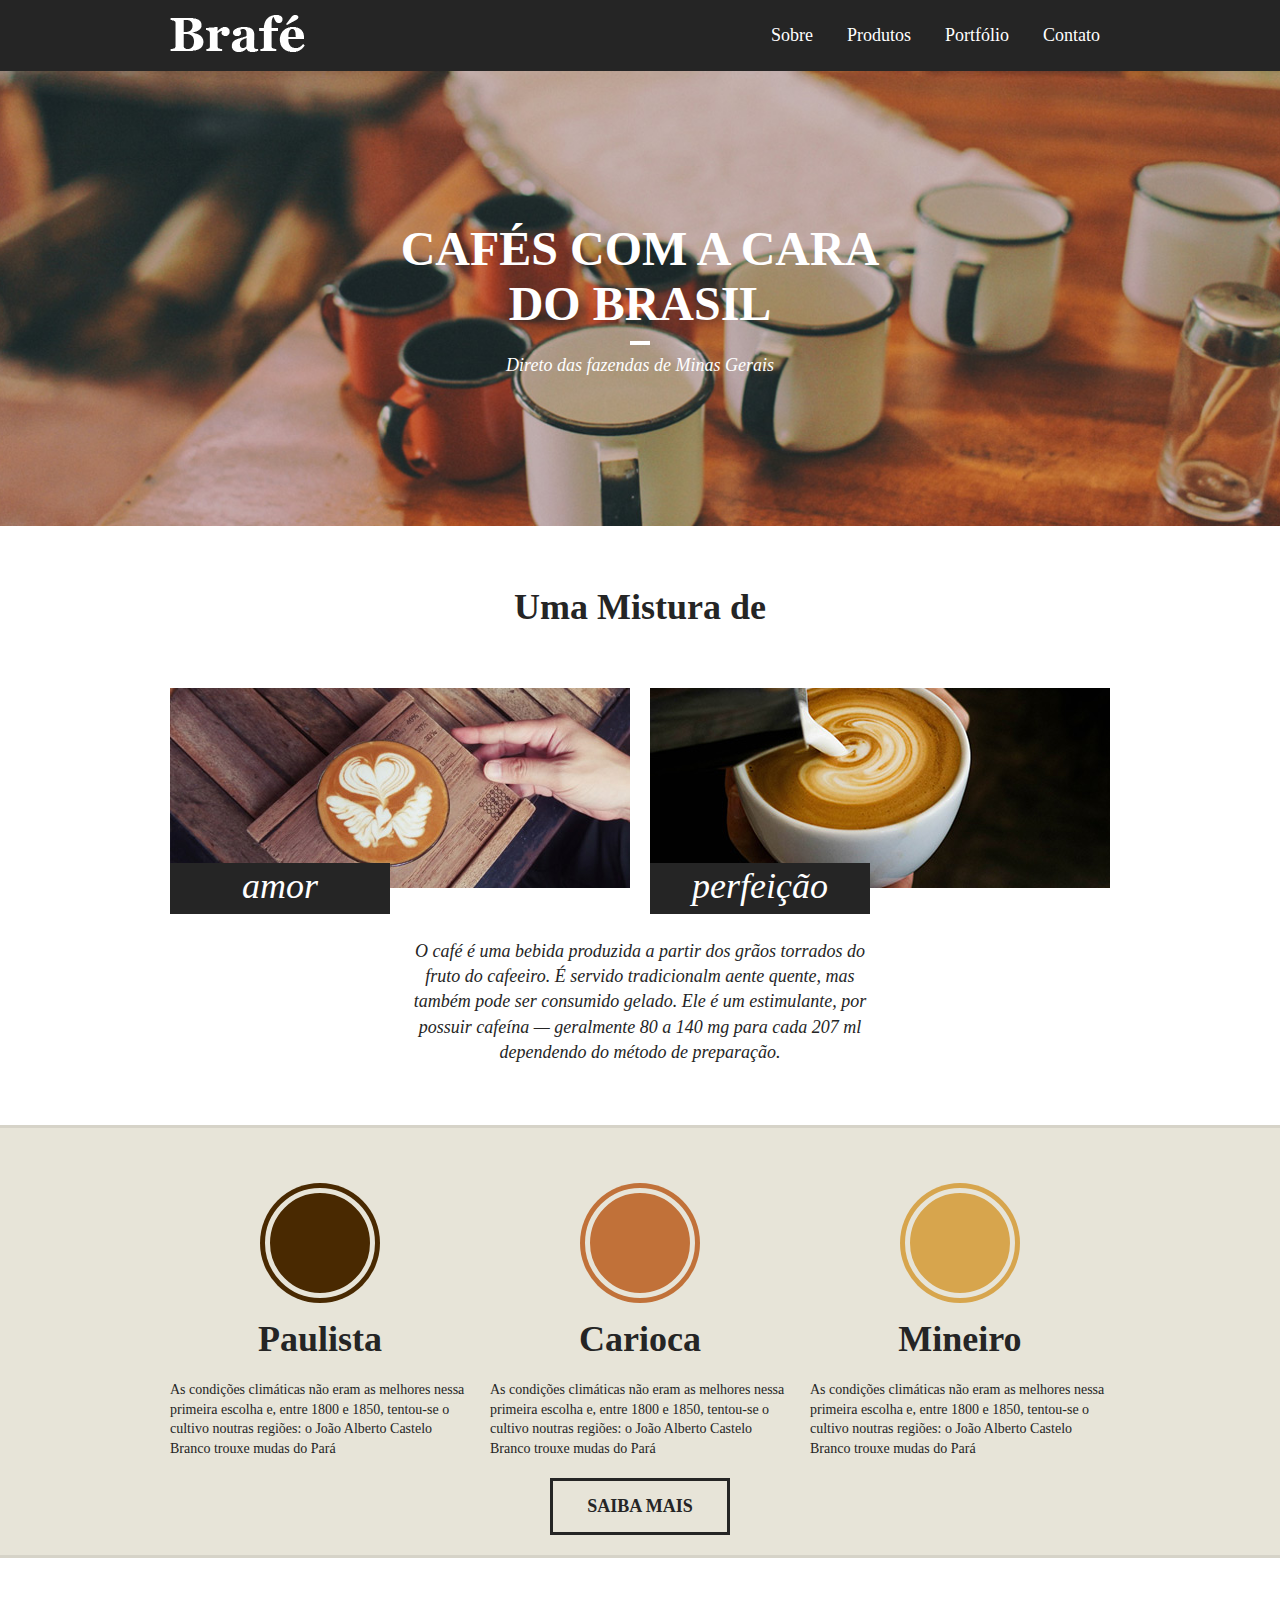
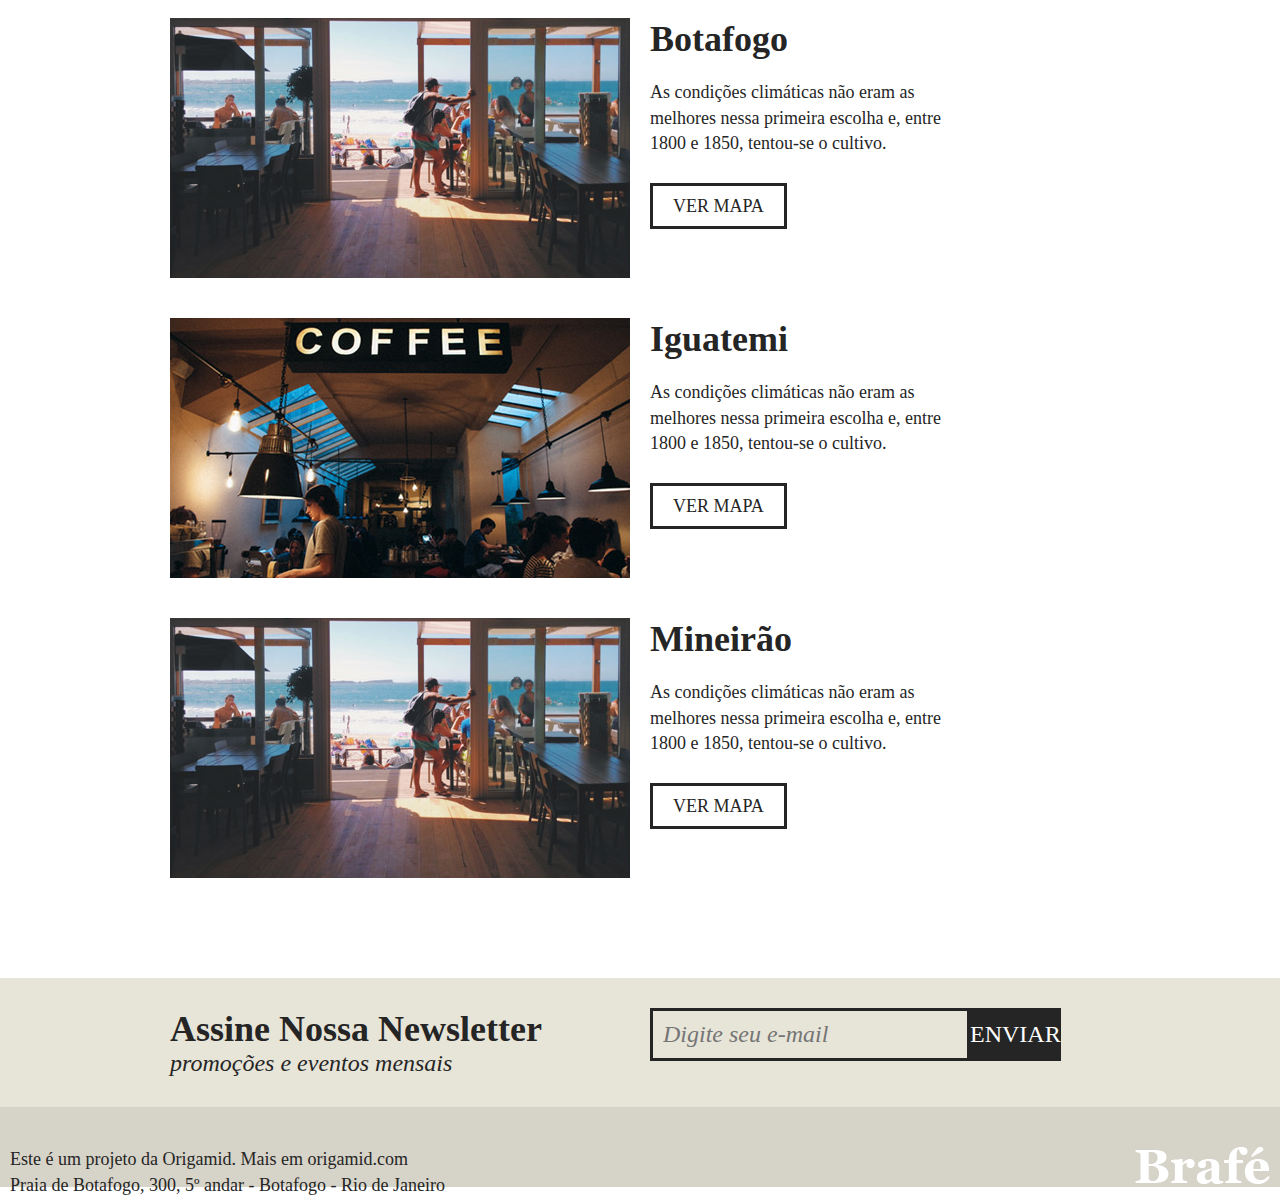
<file: brafe-1-estrutura/index.html>
<!DOCTYPE html>
<html>
<head>
	<title>Brafé 1</title>
	<meta charset="utf-8">
	<meta name="viewport" content="width=device-width, initial-scale=1, shrink-to-fit=no">
	<link rel="stylesheet" type="text/css" href="css/grid.css">
	<link rel="stylesheet" type="text/css" href="css/style.css">
</head>
<body>
	
	<header class="menu">
		<div class="container">
			<a class="menu-logo grid-4" href="#"><img src="img/brafe.png" alt="Brafé"></a>	
			<nav class="menu-nav grid-8">
				<ul>
					<li><a href="#">Sobre</a></li>
					<li><a href="#">Produtos</a></li>
					<li><a href="#">Portfólio</a></li>
					<li><a href="#">Contato</a></li>
				</ul>
			</nav>
		</div>
	</header>
	
	<main class="intro">
		<h1>Cafés com a cara<br>do Brasil</h1>
		<p>Direto das fazendas de Minas Gerais</p>
	</main>
	
	<section class="sobre container">
		<h2>Uma Mistura de</h2>
		<div class="container">
			<div class="sobre-item grid-6">
				<img src="img/cafe-1.jpg">
				<h3>amor</h3>
			</div>
			<div class="sobre-item grid-6">
				<img src="img/cafe-2.jpg">
				<h3>perfeição</h3>
			</div>
		</div>
		<p>O café é uma bebida produzida a partir dos grãos torrados do fruto do cafeeiro. É servido tradicionalm
aente quente, mas também pode ser consumido gelado. Ele é um estimulante, por possuir cafeína — geralmente 80 a 140 mg para cada 207 ml dependendo do método de preparação.</p>
	</section>
	
	<section class="produtos">
		<div class="container">
			<div class="produtos-item grid-4">
				<h2 class="produtos-paulista">Paulista</h2>
				<p>As condições climáticas não eram as melhores nessa primeira escolha e, entre 1800 e 1850, tentou-se o cultivo noutras regiões: o João Alberto Castelo Branco trouxe mudas do Pará</p>
			</div>
			<div class="produtos-item grid-4">
				<h2 class="produtos-carioca">Carioca</h2>
				<p>As condições climáticas não eram as melhores nessa primeira escolha e, entre 1800 e 1850, tentou-se o cultivo noutras regiões: o João Alberto Castelo Branco trouxe mudas do Pará</p>
			</div>
			<div class="produtos-item grid-4">
				<h2 class="produtos-mineiro">Mineiro</h2>
				<p>As condições climáticas não eram as melhores nessa primeira escolha e, entre 1800 e 1850, tentou-se o cultivo noutras regiões: o João Alberto Castelo Branco trouxe mudas do Pará</p>
			</div>
		</div>
		<a class="produtos-btn" href="#">Saiba Mais</a>
	</section>
	
	<section class="locais">
		<div class="locais-item container">
			<div class="grid-6">
				<img src="img/botafogo.jpg" alt="Brafé unidade Botafogo">
			</div>			
			<div class="grid-6">
				<h2>Botafogo</h2>
				<p>As condições climáticas não eram as melhores nessa primeira escolha e, entre 1800 e 1850, tentou-se o cultivo.</p>
				<a href="#">Ver Mapa</a>
			</div>
		</div>
		
		<div class="locais-item container">
			<div class="grid-6">
				<img src="img/iguatemi.jpg" alt="Brafé unidade Iguatemi">
			</div>
			<div class="grid-6">
				<h2>Iguatemi</h2>
				<p>As condições climáticas não eram as melhores nessa primeira escolha e, entre 1800 e 1850, tentou-se o cultivo.</p>
				<a href="#">Ver Mapa</a>
			</div>
		</div>
		
		<div class="locais-item container">
			<div class="grid-6">
				<img src="img/botafogo.jpg" alt="Brafé unidade Mineirão">
			</div>			
			<div class="grid-6">
				<h2>Mineirão</h2>
				<p>As condições climáticas não eram as melhores nessa primeira escolha e, entre 1800 e 1850, tentou-se o cultivo.</p>
				<a href="#">Ver Mapa</a>
			</div>
		</div>
	
	</section>
	
	<section class="assine">
		<div class="container">
			<div class="assine-info grid-6">
				<h2>Assine Nossa Newsletter</h2>
				<p>promoções e eventos mensais</p>
			</div>
			<form class="grid-6">
				<label>E-mail</label>
				<input type="text" placeholder="Digite seu e-mail">
				<button type="submit">Enviar</button>
			</form>
		</div>
	</section>
	
	<footer class="footer">
		<div class="">
			<p class="grid-8">Este é um projeto da Origamid. Mais em origamid.com<br>Praia de Botafogo, 300, 5º andar - Botafogo - Rio de Janeiro</p>
			<div class="grid-4">
				<img src="img/brafe.png" alt="Brafé">
			</div>			
		</div>
	</footer>
	
</body>
</html>
</file>
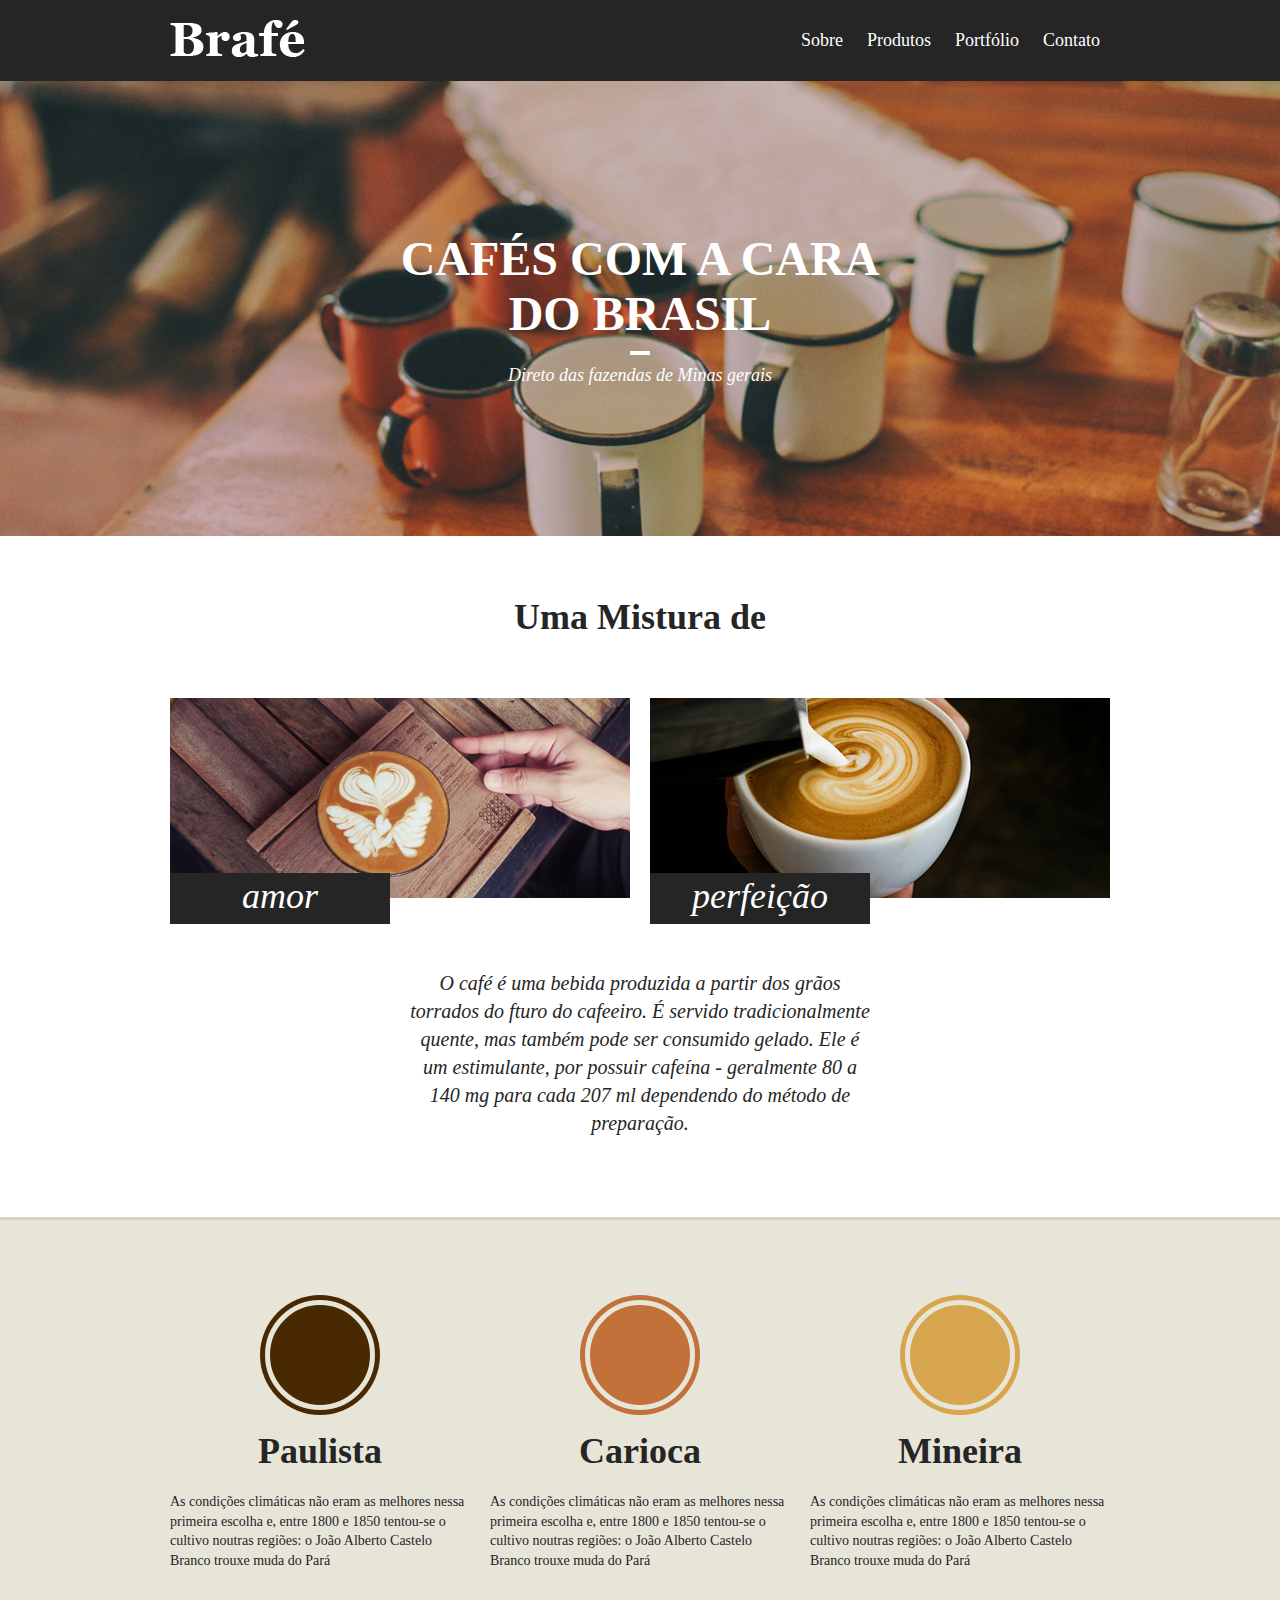
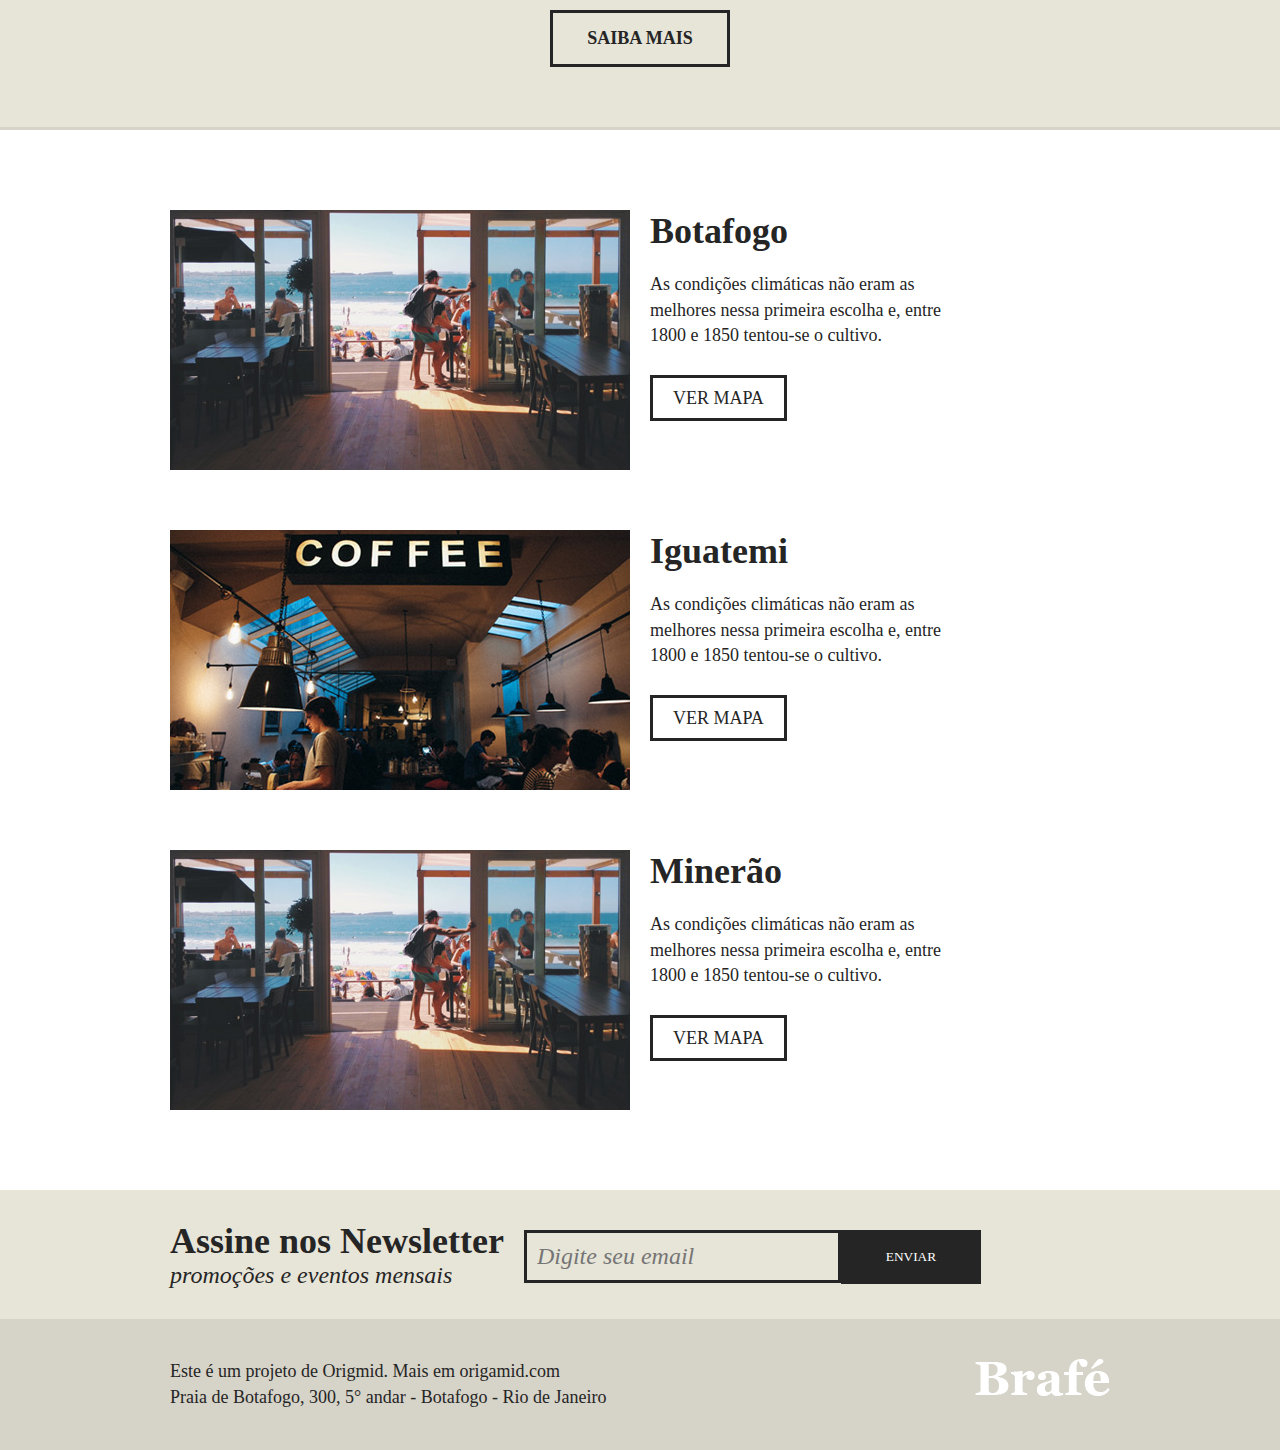
<file: brafe-1-puro/index.html>
<!DOCTYPE html>
<html>
    <head>
        <title>Brafé 1</title>
        <meta charset="utf-8">
        <meta name="viewport" content="with=device-witdth, initial-scale-1, shrink-tofit=no">
        <link rel="stylesheet" type="text/css" href="css/style.css">
    </head>
    <body>
        <header class="menu">
            <div class="menu-container">
                <a class="menu-logo" href=#""><img src="img/brafe.png" alt="Brafé"></a>            
                <nav class="menu-nav">
                    <ul>
                        <li><a href="#">Sobre</a></li>
                        <li><a href="#">Produtos</a></li>
                        <li><a href="#">Portfólio</a></li>
                        <li><a href="#">Contato</a></li>
                    </ul>
                </nav>
            </div>
        </header>
        <main class="intro">
            <h1>Cafés com a cara <br /> do Brasil</h1>
            <p>Direto das fazendas de Minas gerais</p>
        </main>
        <section class="sobre">   
            <h2>Uma Mistura de</h2>
            <div class="sobre-container">
                <div class="sobre-item">
                    <img src="img/cafe-1.jpg">
                    <h3>amor</h3>
                </div>
                <div class="sobre-item">
                    <img src="img/cafe-2.jpg">
                    <h3>perfeição</h3>
                </div>
            </div>
            <p>
                O café é uma bebida produzida a partir dos grãos torrados do fturo do cafeeiro.
                É servido tradicionalmente quente, mas também pode ser consumido gelado. Ele é
                um estimulante, por possuir cafeína - geralmente 80 a 140 mg para cada 207 ml
                dependendo do método de preparação.
            </p>
        </section>
        
        <section class="produtos">
            <div class="produtos-container">
                <div class="produtos-item">
                    <h2 class="produtos-paulista">Paulista</h2>
                    <p>As condições climáticas não eram as melhores nessa primeira escolha e, entre 1800 e 1850
                        tentou-se o cultivo noutras regiões: o João Alberto Castelo Branco trouxe muda do Pará
                    </p>
                </div>
                <div class="produtos-item">
                    <h2 class="produtos-carioca">Carioca</h2>
                    <p>As condições climáticas não eram as melhores nessa primeira escolha e, entre 1800 e 1850
                        tentou-se o cultivo noutras regiões: o João Alberto Castelo Branco trouxe muda do Pará
                    </p>
                </div>
                <div class="produtos-item">
                    <h2 class="produtos-mineira">Mineira</h2>
                    <p>As condições climáticas não eram as melhores nessa primeira escolha e, entre 1800 e 1850
                        tentou-se o cultivo noutras regiões: o João Alberto Castelo Branco trouxe muda do Pará
                    </p>
                </div>
            </div>
            <a class="produtos-btn" href="#">Saiba mais</a>
        </section>

        <section class="locais">
            <div class="locais-item">
                <img src="img/botafogo.jpg" alt="Brafé unidade Botafogo" >
                <div>
                    <h2>Botafogo</h2>
                    <p>As condições climáticas não eram as melhores nessa primeira escolha e, entre 1800 e 1850
                        tentou-se o cultivo.</p>
                    <a href="#">Ver mapa</a>
                </div>
            </div>
            <div class="locais-item">
                <img src="img/iguatemi.jpg" alt="Brafé unidade Botafogo" >
                <div>
                    <h2>Iguatemi</h2>
                    <p>As condições climáticas não eram as melhores nessa primeira escolha e, entre 1800 e 1850
                        tentou-se o cultivo.</p>
                    <a href="#">Ver mapa</a>
                </div>
            </div>
            <div class="locais-item">
                <img src="img/botafogo.jpg" alt="Brafé unidade Botafogo" >
                <div>
                    <h2>Minerão</h2>
                    <p>As condições climáticas não eram as melhores nessa primeira escolha e, entre 1800 e 1850
                        tentou-se o cultivo.</p>
                    <a href="#">Ver mapa</a>
                </div>
            </div>
        </section>
        <section class="assine">
            <div class="assine-container">
                <div class="assine-info">
                    <h2>Assine nos Newsletter</h2>
                    <p>promoções e eventos mensais</p>
                </div>
                <form action="">
                    <label>E-mail</label>
                    <input type="text" placeholder="Digite seu email">
                    <button type="submit">Enviar</button>
                </form>
            </div>
        </section>
        <footer class="footer">
            <div class="footer-container">
                <p>Este é um projeto de Origmid. Mais em origamid.com<br>
                   Praia de Botafogo, 300, 5° andar - Botafogo - Rio de Janeiro
                </p>
                <img src="img/brafe.png" alt="Bráfe">
            </div>
        </footer>
    </body>
</html>
</file>
<file: brafe-1-estrutura/css/grid.css>
.container {
    max-width: 960px;
    margin: 0 auto;
}

.container::after, .container::before {
    content: '';
    display: table;
    clear: both;
}

/**
** Difinição padrão dos grids
**/
.grid-1, .grid-2, .grid-3, .grid-4, .grid-5, .grid-6, .grid-7, .grid-8, .grid-9, .grid-10, .grid-11, .grid-12 {
    margin-left: 10px;
    margin-right: 10px;
    float: left;
    display: block;
    min-height: 1px;
}

.grid-1 {
    width: calc(8.333% - 20px);
}

.grid-2 {
    width: calc(16.666% - 20px);
}

.grid-3 {
    width: calc(25% - 20px);
}

.grid-4 {
    width: calc(33.333% - 20px);
}

.grid-5 {
    width: calc(41.666% - 20px);
}

.grid-6 {
    width: calc(50% - 20px);
}

.grid-7 {
    width: calc(58.333% - 20px);
}

.grid-8 {
    width: calc(66.666% - 20px);
}

.grid-9 {
    width: calc(75% - 20px);
}

.grid-10 {
    width: calc(83.333% - 20px);
}

.grid-11 {
    width: calc(91.666% - 20px);
}

.grid-12 {
    width: calc(100% - 20px);
}

@media (max-width: 739px) {
    .container {
        max-width: 300px;
    }
    .grid-1, .grid-2, .grid-3, .grid-4, .grid-5, .grid-6, .grid-7, .grid-8, .grid-9, .grid-10, .grid-11, .grid-12 {
        width: 100%;
        margin-left: 0px;
        margin-right: 0px;
        float: none;        
    }
}
</file>
<file: brafe-1-estrutura/css/style.css>
/* Reset */

body, h1, h2, h3, p, ul {
	padding: 0px;
	margin: 0px;
}

body {
	font-family: Georgia, serif;
	color: #252525;
}

* {
	box-sizing: border-box;
}

img {
	max-width: 100%;
	display: block;
}

/* Menu */

.menu {
	background: #252525;
	padding: 15px 0;
}

.menu-nav ul {
	float: right;
}

.menu-nav ul li {
	display: inline-block;
}

.menu-nav a {
	display: block;
	text-decoration: none;
	color: #fff;
	font-size: 1.125em;
	padding: 10px;
	margin-left: 10px;
}

@media (max-width: 739px) {
	.menu-nav ul {
		float: none;
	}
	.menu-nav ul li a {
		margin-left: 0px;
		padding-left: 0px;
		padding-right: 8px;
	}
}

/* Intro */

.intro {
	background: url('../img/bg-intro.jpg') no-repeat center center;
	background-size: cover;
	color: #fff;
	padding: 150px 0;
	text-align: center;
}

.intro h1 {
	text-transform: uppercase;
	font-size: 3em;
}

.intro h1::after {
	content: '';
	display: block;
	width: 20px;
	height: 4px;
	background: #fff;
	margin: 10px auto;
}

.intro p {
	font-style: italic;
	font-size: 1.125em;
}

@media (max-width: 739px) {
	.intro {
		padding: 60px 0;
	}	
}

/* Sobre */

.sobre {
	padding: 60px 0;
}

.sobre h2 {
	font-size: 2.25em;
	text-align: center;
	margin-bottom: 60px;
}

.sobre-item h3 {
	font-size: 2.25em;
	line-height: 1em;
	background: #252525;
	color: #fff;
	font-style: italic;
	font-weight: normal;
	text-align: center;
	position: relative;
	width: 220px;
	padding: 5px 0 10px 0;
	top: -25px;
}

.sobre > p {
	font-size: 1.125em;
	line-height: 1.4em;
	font-style: italic;
	max-width: 460px;
	margin: 0 auto;
	text-align: center;
}

/* Produtos */

.produtos {
	background: #e7e4d8;
	border-top: 3px solid #d6d3c8;
	border-bottom: 3px solid #d6d3c8;
}

.produtos-item {
	margin-top: 40px;
}

.produtos-item h2 {
	font-size: 2.25em;
	text-align: center;
	margin-bottom: 20px;
}

.produtos-item h2::before {
	content: '';
	display: block;
	width: 100px;
	height: 100px;
	background: currentColor;
	border-radius: 50%;
	border: 5px solid #e7e4d8;
	box-shadow: 0 0 0 5px currentColor;
	margin: 20px auto;
}

h2.produtos-paulista::before {
	color: #492901;
}

h2.produtos-carioca::before {
	color: #c17139;
}

h2.produtos-mineiro::before {
	color: #d7a54d;
}

.produtos-item p {
	font-size: 0.875em;
	line-height: 1.4em;
}

.produtos-btn {
	border: 3px solid #252525;
	color: #252525;
	text-decoration: none;
	text-align: center;
	font-size: 1.125em;
	font-weight: bold;
	text-transform: uppercase;
	width: 180px;
	display: block;
	padding: 15px 0;
	margin: 20px auto;
	
}

/* Locais */

.locais {
	padding: 60px 0;
}

.locais-item {
	margin-bottom: 40px;
}

.locais-item h2 {
	font-size: 2.25em;
	margin-bottom: 20px;
}

.locais-item p {
	font-size: 1.125em;
	line-height: 1.4em;
	max-width: 320px;
	margin-bottom: 40px;
}

.locais-item a {
	font-size: 1.125em;
	text-transform: uppercase;
	text-decoration: none;
	border: 3px solid;
	color: #252525;
	padding: 10px 20px;
}

/* Assine */

.assine {
	background: #e7e4d8;
	padding: 30px 0;
}

.assine-info h2 {
	font-size: 2.25em;
}

.assine-info p {
	font-size: 1.5em;
	font-style: italic;
}

.assine form label {
	display: none;
}

.assine input {
	border: 3px solid #252525;
	background: none;
	font-size: 1.5em;
	font-style: italic;
	font-family: Georgia, serif;
	width: calc(100% - 140px);
	padding: 10px;
	float: left;
}

.assine button {
	background: #252525;
	border: none;
	font-family: Georgia, serif;
	text-transform: uppercase;
	font-size: 1.5em;
	color: #fff;
	cursor: pointer;
	padding: 13px 0;
	float: left;
}

/*Footer*/

.footer {
	background: #d6d3c8;
	padding: 40px 0;
}

.footer img {
	float: right;
}

.footer p {
	font-size: 1.125em;
	line-height: 1.4em;
}

@media (max-width: 739px) {
	.footer img {
		float: none;
		margin-top: 20px;
	}
}
</file>
<file: brafe-1-puro/css/style.css>
/* Breakpoints */


/* Reset */
* {
    box-sizing: border-box;
}

body, h1, h2, h3, p, ul {
    padding: 0px;
    margin: 0px;
}

body {
    font-family: Georgia, serif;
    color: #252525
}

/* Menu */
.menu {
    background: #252525;
    padding: 20px 0;
}

.menu-container {
    max-width: 960px;    
    margin: auto;
}

.menu-container::after, .menu-container::before {
    content: '';
    display: table;
    clear: both;
}

.menu-nav {
    float: right;
    margin-right: 10px;
}

a.menu-logo {
    display: block;
    float: left;    
    margin-left: 10px;
}

.menu-nav li {
    display: inline-block;
}

@media (max-width: 739px) {
    .menu-nav {
        float: none;
        clear: both;
    }
}

.menu-nav a {
    display: block;
    padding: 10px;
    text-decoration: none;
    color: #fff;
    font-size: 1.125em;
}

@media (max-width: 739px) {
    .menu {
        text-align: center;
    }
    a.menu-logo {
        float: none;
        margin: 0 auto;
    }
    .menu-nav {
        float: none;
        clear: both;
    }
}

/* Intro */

.intro {
    background: url('../img/bg-intro.jpg') no-repeat center center;
    background-size: cover;
    padding: 150px 0;
    text-align: center;
    color: #fff;
}

.intro h1 {
    text-transform: uppercase;
    font-size: 3em;
}

.intro h1:after {
    content: '';
    display: block;
    width: 20px;
    height: 4px;
    background: #fff;
    margin: 10px auto;
}

.intro p {
    font-style: italic;
    font-size: 1.125em;
}

@media(max-width: 739px) {
    .intro {
        padding: 60px 0;
    }
}

/* Sobre */
.sobre {
    padding: 60px 0;    
}

.sobre-container {
    max-width: 960px;
    margin: 0 auto;   
}

.sobre-container::after, .sobre-container::before {
    content: "";
    display: table;
    clear: both;
}

.sobre h2 {
    text-align: center;
    font-size: 2.25em;
    margin-bottom: 60px;
}

.sobre-item {
    width: 460px;
    float: left;
    margin: 0 10px;
}

.sobre-item img {
    display: block;
    max-width: 100%;
}

.sobre-item h3 {
    font-size: 2.25em;
    line-height: 1em;
    background: #252525;
    width: 220px;
    color: #fff;
    font-style: italic;
    font-weight: normal;
    text-align: center;
    padding: 5px 0 10px 0;
    top: -25px;    
    position: relative;
}

.sobre > p {
    font-size: 1.25em;
    line-height: 1.4em;
    font-style: italic;
    text-align: center;
    margin: 20px auto;
    max-width: 460px;
}

@media(min-width: 740px) and (max-width: 980px) {
    .sobre-container {
        max-width: 720px;
    }
    .sobre-item {
        width: 340px;
    }
}

@media(max-width: 739px) {
    .sobre-container {
        max-width: 300px;
    }

    .sobre-item {
        width: 300px;
        margin: 0 auto;
    }
}
/* Produtos */
.produtos {
    background: #e7e4d8;
    padding: 60px 0;
    border-top: 3px solid #d6d3c8;
    border-bottom: 3px solid #d6d3c8;
}

.produtos-container {
    max-width: 960px;
    margin: 0 auto;
}

.produtos-container::before, .produtos-container::after {
    content: '';
    clear: both;
    display: table;        
}

.produtos-item {
    width: 300px;
    float: left;
    margin: 0 10px 20px 10px;
}

.produtos-item h2 {
    text-align: center;
    font-size: 2.25em;
    margin-bottom: 20px;
}

.produtos-item h2::before {
    content: '';
    display: block;
    width: 100px;
    height: 100px;
    background: currentColor;
    border-radius: 50%;
    margin: 20px auto;
    border: 5px solid #e7e4d8;
    box-shadow: 0 0 0 5px currentColor;
}

h2.produtos-paulista::before {
    color: #492901;
}

h2.produtos-carioca::before {
    color: #c17139;
}

h2.produtos-mineira::before {
    color: #d7a54d;
}

.produtos-item p {
    font-size: 0.875em;
    line-height: 1.4em;
}

.produtos-btn {
    width: 180px;
    border: 3px solid #252525;
    color: #252525;
    text-decoration: none;
    display: block;
    font-size: 1.125em;
    font-weight: bold;
    text-transform: uppercase;
    text-align: center;
    padding: 15px 0;
    margin: 20px auto 0 auto;
}

@media (min-width: 740px) and (max-width: 980px) {
    .produtos-container {
        max-width: 720px;
    }
    .produtos-item {
        width: 30%;
    }
}

@media (max-width: 739px) {
    .produtos-container {
        max-width: 300px;
    }
    .produtos-item {
        margin: 10px auto 0 auto;
    }
}

/* Locais */

.locais {
    max-width: 960px;
    margin: 0 auto;
    padding: 20px 0;
}

.locais-item {
    clear: both;
    margin: 60px auto;
}

.locais-item::after, .locais-item::before {
    display: table;
    content: "";
    clear: both;
}

.locais-item img {
    widows: 460px;
    float: left;
    display: block;
    margin: 0 10px;
}

.locais-item > div {
    widows: 460px;
    float: left;
    margin: 0 10px;
}

.locais-item h2 {
    font-size: 2.25em;
    margin-bottom: 20px;
}

.locais-item p {
    font-size: 1.125em;
    line-height: 1.4em;
    max-width: 320px;
    margin-bottom: 40px;
}

.locais-item a {
    font-size: 1.125em;
    text-transform: uppercase;
    text-decoration: none;
    border: 3px solid;
    color: #252525;
    padding: 10px 20px;
}

@media (min-width: 740px) and (max-width: 980px) {
    .locais {
        max-width: 720px;
    }
    .locais-item > div, .locais-item img {
        width: 340px;
    }    
}

@media (max-width: 739px) {
    .locais {
        max-width: 300px;
    }
    .locais-item > div, .locais-item img {
        width: 300px;
        margin: 0px;
    }
}

/* Assine */
.assine {
    background: #e7e4d8;
    padding: 30px 0;
}

.assine-container {
    max-width: 960px;
    margin: 0 auto;
}

.assine-container::after, .assine-container::before {
    content: '';
    display: table;
    clear: both;
}

.assine-info {
    widows: 460px;
    margin: 0 10px;
    float: left;
}

.assine-info h2 {
    font-size: 2.25em;
}

.assine-info p {
    font-size: 1.5em;
    font-style: italic;
}

.assine form {
    width: 460px;
    margin: 10px 10px 0 10px;
    float: left;
}

.assine form label {
    display: none;
}

.assine input {
    box-sizing: border-box;
    width: 300;
    border: 3px solid #252525;
    background: none;
    font-size: 1.5em;
    font-style: italic;
    font-family: Georgia, Times, serif;
    padding: 10px;
    float: left;
}

.assine button {
    background: #252525;
    font-family: Georgia, serif;
    border: none;
    text-transform: uppercase;
    width: 140px;
    padding: 19px;
    color: #fff;
    float: left;
    cursor: pointer;
}

@media (min-width: 740px) and (max-width: 980px) {
    .assine-container {
        max-width: 720px;        
    }

    .assine-info {
        width: 340px;
    }

    .assine form {
        width: 340px;
    }

    .assine input {
        width: 340px;
    }
}

@media (max-width: 739px) {
    .assine-container {
        max-width: 300px;
    }

    .assine-info, .assine form, .assine input {
        width: 300px;
        margin: 10px 0 0 0;
    }
}

/* Footer */
.footer {
    background: #d6d3c8;
    padding: 40px 0;
}

.footer-container {
    max-width: 960px;
    margin: 0 auto;
}

.footer-container::after, .footer-container::before {
    content: '';
    display: table;
    clear: both;
}

.footer p {
    float: left;
    margin: 0 10px;
    font-size: 1.125em;
    line-height: 1.4em;
}

.footer img {
    float: right;
    margin: 0 10px;
    display: block;
}

@media(max-width: 739px) {
    .footer-container {
        max-width: 300px;
    }

    .footer p {
        float: none;
        margin: 0px;
    }

    .footer img {
        float: none;
        margin: 10px 0;
    }
}
</file>
